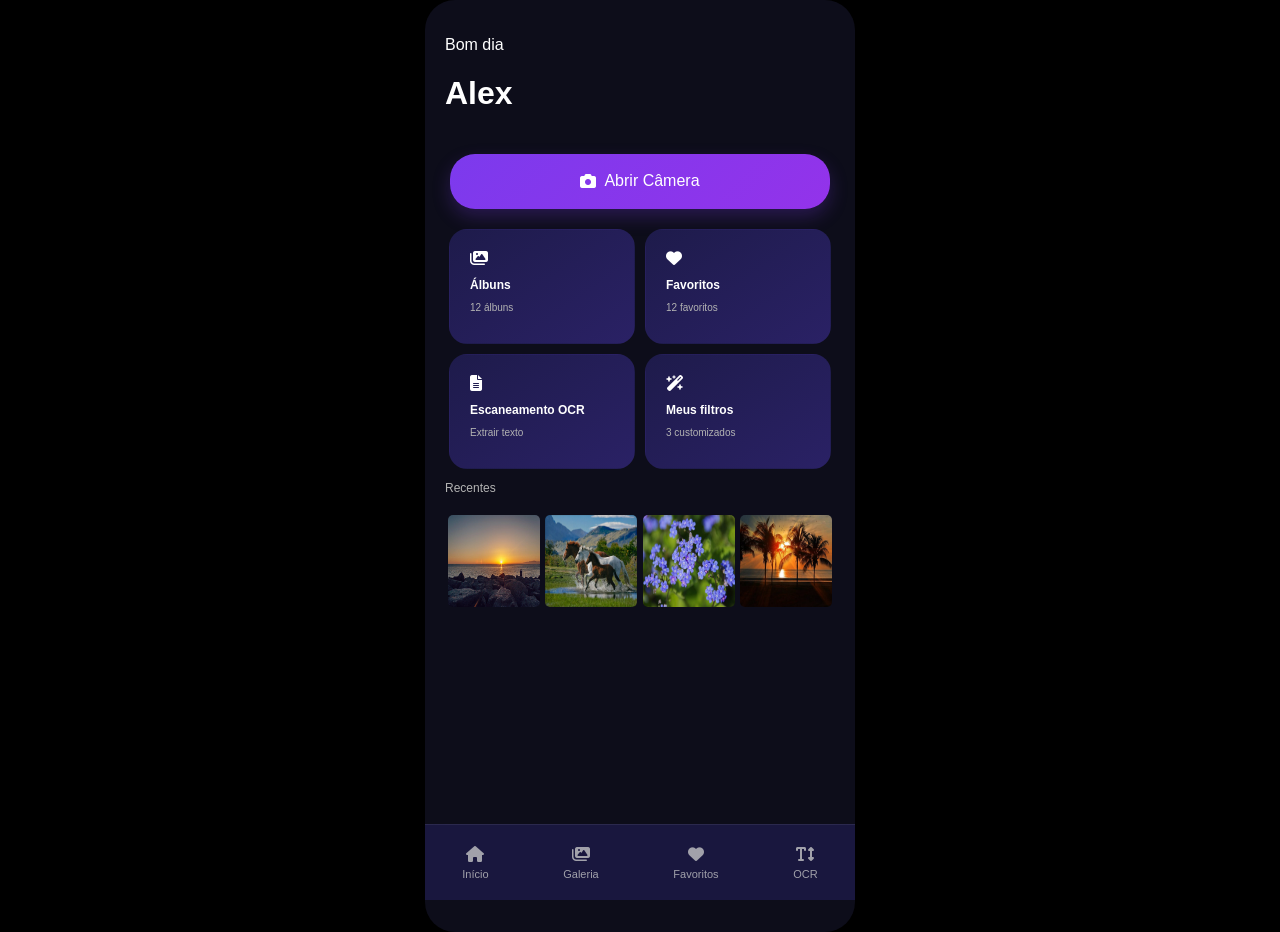
<file: index.html>
<!DOCTYPE html>
<html lang="pt-br">
<head>
    <meta charset="UTF-8">
    <meta name="viewport" content="width=device-width, initial-scale=1.0">
    <link rel="stylesheet" href="./CSS/style.css">
    <link rel="stylesheet" href="https://cdnjs.cloudflare.com/ajax/libs/font-awesome/6.5.1/css/all.min.css">
    <title>OptiCam</title>
</head>
<body>
    <div class="phone">
        <header>
        <p>Bom dia</p>
        <h1>Alex</h1>
    </header>   

    <section class="camera-btn" id="inicio">
        <i class="fa-solid fa-camera"></i>
        <a href="./html/camera.html">Abrir Câmera</a>
    </section>

    <section class="cards">
        <div class="container-cards">
            <div class="card">
                <a href="./html/albuns.html">
                    <i class="fa-solid fa-images"></i>
                    <h2>Álbuns</h2>
                    <p>12 álbuns</p>
                </a>
            </div>

            <div class="card">
                <i class="fa-solid fa-heart"></i>
                <a href="./html/favoritos.html">
                    <h2>Favoritos</h2>
                    <p>12 favoritos</p>
                </a>
            </div>

            <div class="card">
                <i class="fa-solid fa-file-lines"></i>
                <a href="./html/ocr.html">
                    <h2>Escaneamento OCR</h2>
                    <p>Extrair texto</p>
                </a>
            </div>

            <div class="card">
                <i class="fa-solid fa-wand-magic-sparkles"></i>
                <a href="./html/filtros.html">
                    <h2>Meus filtros</h2>
                    <p>3 customizados</p>
                </a>
            </div>
        </div>
    </section>

    <section class="recentes">
        <p>Recentes</p>
        <div class="container-recentes">
            <img src="./imagens/d863836bdf96cd8045974cf8607ebb00.jpg" alt="">
            <img src="./imagens/download (1).jpg" alt="">
            <img src="./imagens/download (2).jpg" alt="">
            <img src="./imagens/download.jpg" alt="">
        </div>
    </section>

    <footer>
        <a href="./index.html">
            <i class="fa-solid fa-house"></i>
            Início
        </a>
        <a href="./html/galeria.html">
            <i class="fa-solid fa-images"></i>
            Galeria
        </a>
        <a href="./html/favoritos.html">
            <i class="fa-solid fa-heart"></i>
            Favoritos
        </a>
        <a href="./html/ocr.html">
            <i class="fa-solid fa-text-height"></i>
            OCR
        </a>
    </footer>
    </div>   
</body>
</file>
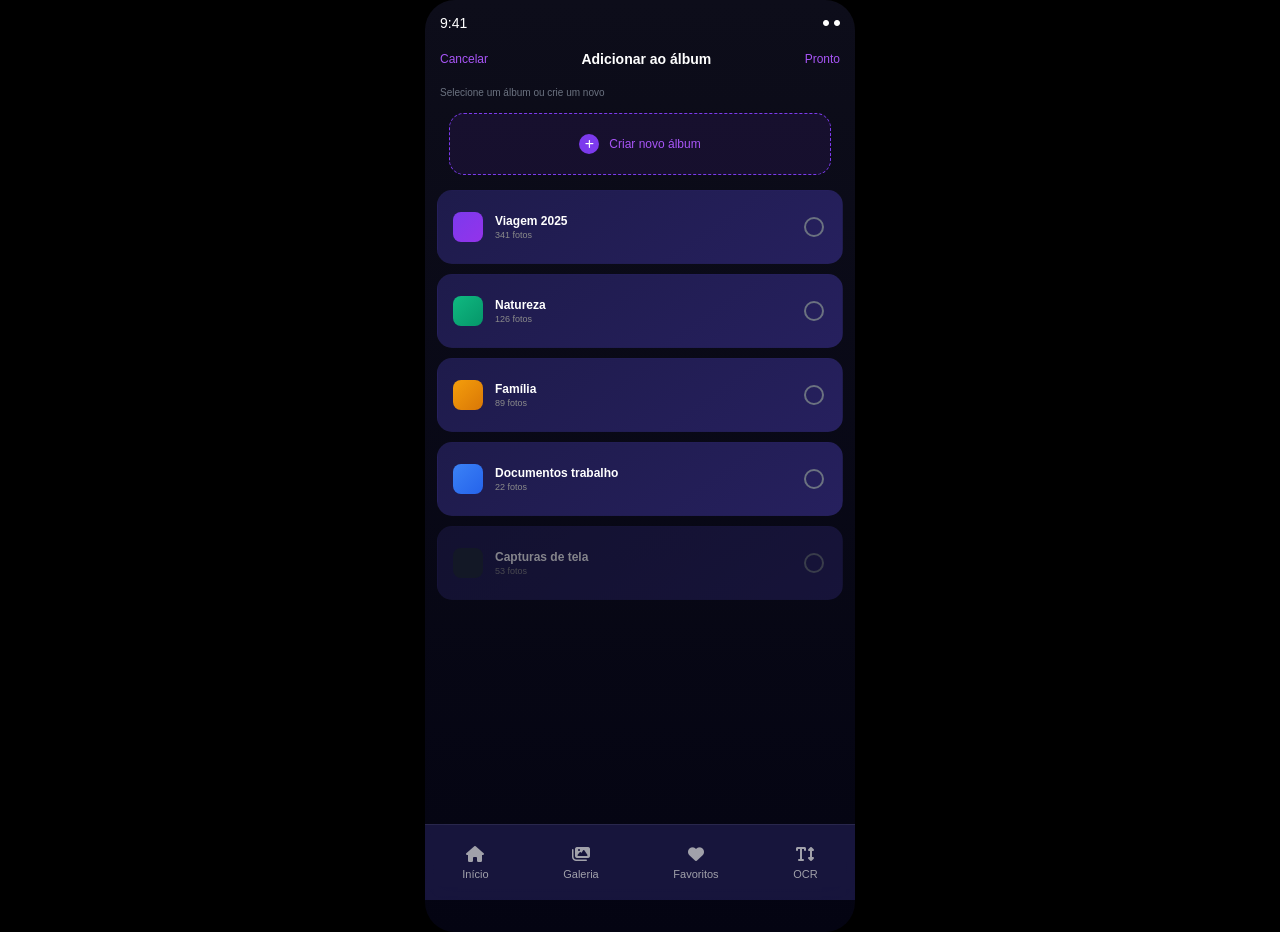
<file: html/albuns.html>
<!DOCTYPE html>
<html lang="pt-br">
<head>
    <meta charset="UTF-8">
    <meta name="viewport" content="width=device-width, initial-scale=1.0">
    <link rel="stylesheet" href="../CSS/style.css">
    <link rel="stylesheet" href="https://cdnjs.cloudflare.com/ajax/libs/font-awesome/6.5.1/css/all.min.css">
    <title>Álbuns</title>
</head>
<body>
    <div class="phone albums-screen">
        <div class="albums-top">
            <span>9:41</span>

            <div class="top-icons">
                <i class="fa-solid fa-circle"></i>
                <i class="fa-solid fa-circle"></i>
            </div>
        </div>

        <header class="albums-header">
            <a href="../index.html">Cancelar</a>
            <h1>Adicionar ao álbum</h1>
            <a href="../index.html">Pronto</a>
        </header>

        <section class="albums-subtitle">
            <p>Selecione um álbum ou crie um novo</p>
        </section>

        <section class="new-album">
            <button>
                <i class="fa-solid fa-plus"></i>
            </button>
            <p>Criar novo álbum</p>
        </section>

        <section class="albums-list">
            <div class="album-card">
                <div class="album-left">
                    <div class="album-color purple"></div>
                    <div>
                        <h2>Viagem 2025</h2>
                        <p>341 fotos</p>
                    </div>
                </div>

                <input type="checkbox" class="album-checkbox">
            </div>

            <div class="album-card">
                <div class="album-left">
                    <div class="album-color green"></div>

                    <div>
                        <h2>Natureza</h2>
                        <p>126 fotos</p>
                    </div>
                </div>

                <input type="checkbox" class="album-checkbox">
            </div>

            <div class="album-card">
                <div class="album-left">
                    <div class="album-color orange"></div>

                    <div>
                        <h2>Família</h2>
                        <p>89 fotos</p>
                    </div>
                </div>

                <input type="checkbox" class="album-checkbox">
            </div>

            <div class="album-card">
                <div class="album-left">
                    <div class="album-color blue"></div>

                    <div>
                        <h2>Documentos trabalho</h2>
                        <p>22 fotos</p>
                    </div>
                </div>

                <input type="checkbox" class="album-checkbox">
            </div>

            <div class="album-card disabled">
                <div class="album-left">
                    <div class="album-color dark"></div>

                    <div>
                        <h2>Capturas de tela</h2>
                        <p>53 fotos</p>
                    </div>
                </div>

                <input type="checkbox" class="album-checkbox">
            </div>
        </section>

        <footer>
            <a href="../index.html">
                <i class="fa-solid fa-house"></i>
                Início
            </a>

            <a href="./galeria.html">
                <i class="fa-solid fa-images"></i>
                Galeria
            </a>

            <a href="./favoritos.html">
                <i class="fa-solid fa-heart"></i>
                Favoritos
            </a>

            <a href="./ocr.html">
                <i class="fa-solid fa-text-height"></i>
                OCR
            </a>
        </footer>
    </div>
</body>
</html>
</file>
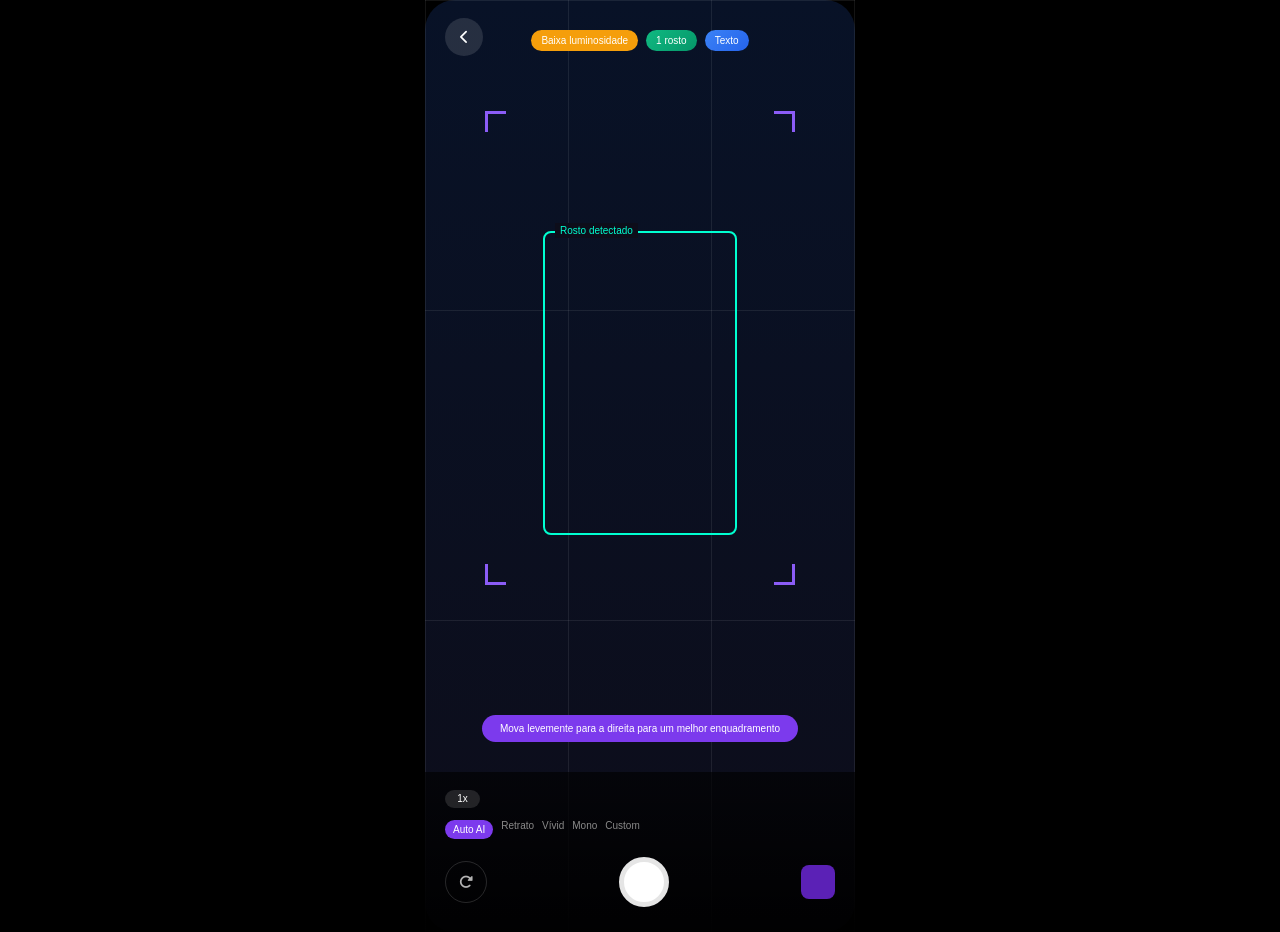
<file: html/camera.html>
<!DOCTYPE html>
<html lang="pt-br">
<head>
    <meta charset="UTF-8">
    <meta name="viewport" content="width=device-width, initial-scale=1.0">
    <link rel="stylesheet" href="../CSS/style.css">
    <link rel="stylesheet" href="https://cdnjs.cloudflare.com/ajax/libs/font-awesome/6.5.1/css/all.min.css">
    <title>OptiCam - Câmera</title>
</head>
<body>
    <div class="phone camera-screen">

        <a href="../index.html" class="back-btn">
            <i class="fa-solid fa-chevron-left"></i>
        </a>

        <section class="camera-tags">
            <span class="tag yellow">Baixa luminosidade</span>
            <span class="tag green">1 rosto</span>
            <span class="tag blue">Texto</span>
        </section>

        <section class="focus-area">
            <div class="corner top-left"></div>
            <div class="corner top-right"></div>
            <div class="corner bottom-left"></div>
            <div class="corner bottom-right"></div>

            <div class="detected-box">
                <span>Rosto detectado</span>
            </div>
        </section>

        <section class="camera-tip">
            <p>Mova levemente para a direita para um melhor enquadramento</p>
        </section>

        <section class="camera-bottom">
            <div class="camera-zoom">
                <button>1x</button>
            </div>

            <div class="camera-modes">
                <p class="active">Auto AI</p>
                <p>Retrato</p>
                <p>Vívid</p>
                <p>Mono</p>
                <p>Custom</p>
            </div>

            <div class="capture-section">
                <button class="rotate-btn">
                    <i class="fa-solid fa-rotate-right"></i>
                </button>

                <button class="capture-btn"></button>
                <div class="camera-flash"></div>

                <button class="gallery-btn"></button>
            </div>
        </section>
    </div>
</body>
</html>
</file>
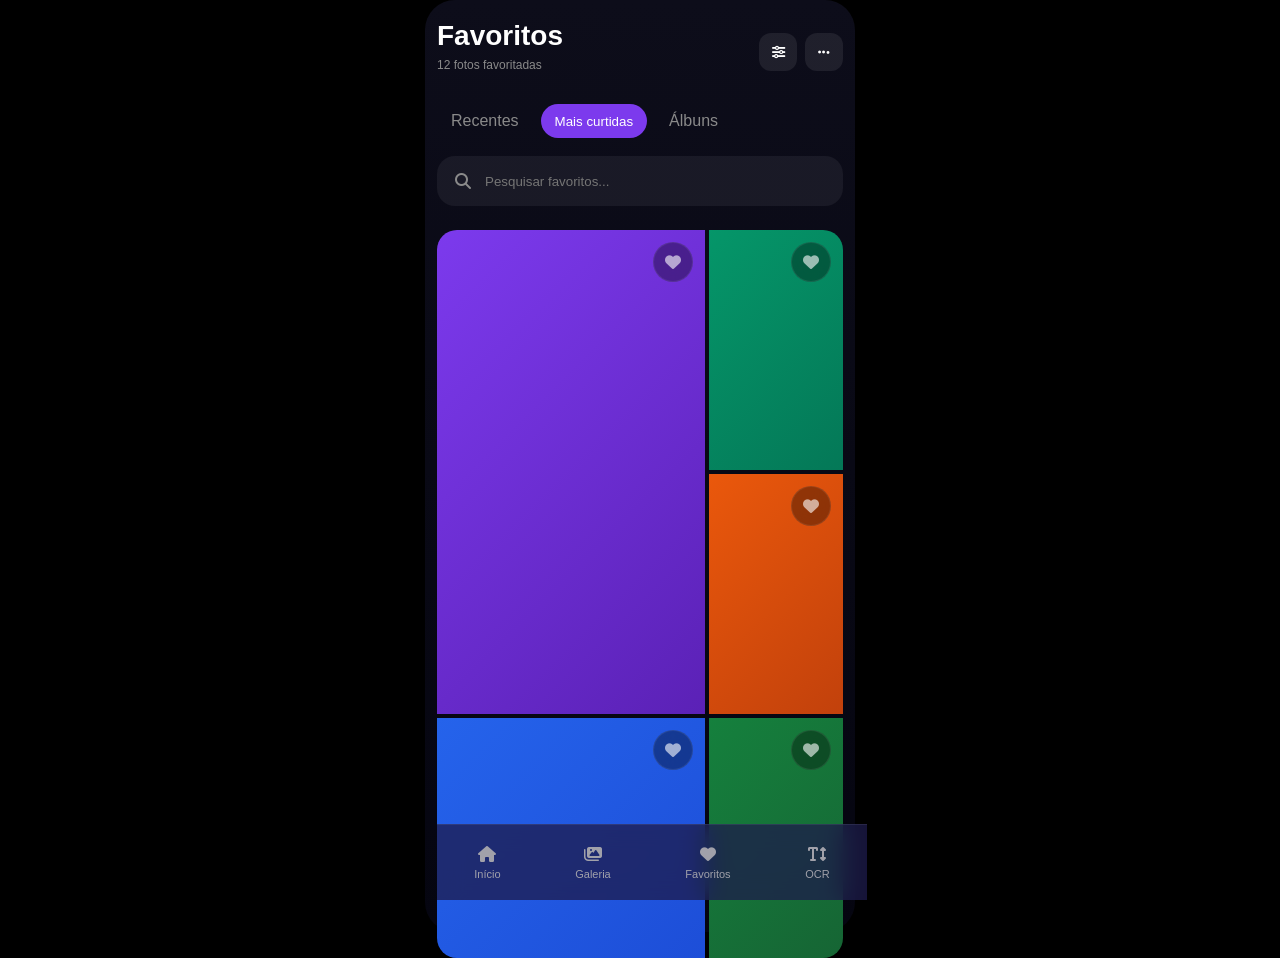
<file: html/favoritos.html>
<!DOCTYPE html>
<html lang="pt-br">
<head>
    <meta charset="UTF-8">
    <meta name="viewport" content="width=device-width, initial-scale=1.0">
    <link rel="stylesheet" href="../CSS/style.css">
    <link rel="stylesheet" href="https://cdnjs.cloudflare.com/ajax/libs/font-awesome/6.5.1/css/all.min.css">
    <title>Favoritos</title>
</head>
<body>
    <div class="phone favorites-screen">

        <section class="gallery-header">
            <div>
                <h1>Favoritos</h1>
                <p class="favorites-count">
                    12 fotos favoritadas
                </p>
            </div>

            <div class="gallery-icons">
                <button>
                    <i class="fa-solid fa-sliders"></i>
                </button>

                <button>
                    <i class="fa-solid fa-ellipsis"></i>
                </button>
            </div>
        </section>

        <section class="gallery-tabs">
            <a href="./galeria.html" class="tab-link">
                Recentes
            </a>

            <button class="active-tab">
                Mais curtidas
            </button>

            <a href="./albuns.html" class="tab-link">
                Álbuns
            </a>
        </section>

        <section class="gallery-search">
            <i class="fa-solid fa-magnifying-glass"></i>

            <input
                type="text"
                placeholder="Pesquisar favoritos..."
            >
        </section>

        <section class="favorites-grid">

            <div class="favorite-photo purple-card large">
                <input
                    type="checkbox"
                    class="favorite-checkbox"
                    id="fav1"
                    checked
                >

                <label for="fav1" class="favorite-btn">
                    <i class="fa-solid fa-heart"></i>
                </label>
            </div>

            <div class="favorite-photo green-card">
                <input
                    type="checkbox"
                    class="favorite-checkbox"
                    id="fav2"
                    checked
                >

                <label for="fav2" class="favorite-btn">
                    <i class="fa-solid fa-heart"></i>
                </label>
            </div>

            <div class="favorite-photo orange-card">
                <input
                    type="checkbox"
                    class="favorite-checkbox"
                    id="fav3"
                    checked
                >

                <label for="fav3" class="favorite-btn">
                    <i class="fa-solid fa-heart"></i>
                </label>
            </div>

            <div class="favorite-photo blue-card">

                <input
                    type="checkbox"
                    class="favorite-checkbox"
                    id="fav4"
                    checked
                >

                <label for="fav4" class="favorite-btn">
                    <i class="fa-solid fa-heart"></i>
                </label>
            </div>

            <div class="favorite-photo dark-green-card">
                <input
                    type="checkbox"
                    class="favorite-checkbox"
                    id="fav5"
                    checked
                >

                <label for="fav5" class="favorite-btn">
                    <i class="fa-solid fa-heart"></i>
                </label>
            </div>
        </section>

        <footer>
            <a href="../index.html">
                <i class="fa-solid fa-house"></i>
                Início
            </a>

            <a href="./albuns.html">
                <i class="fa-solid fa-images"></i>
                Galeria
            </a>

            <a href="./favoritos.html">
                <i class="fa-solid fa-heart"></i>
                Favoritos
            </a>

            <a href="./ocr.html">
                <i class="fa-solid fa-text-height"></i>
                OCR
            </a>
        </footer>
    </div>
</body>
</html>
</file>
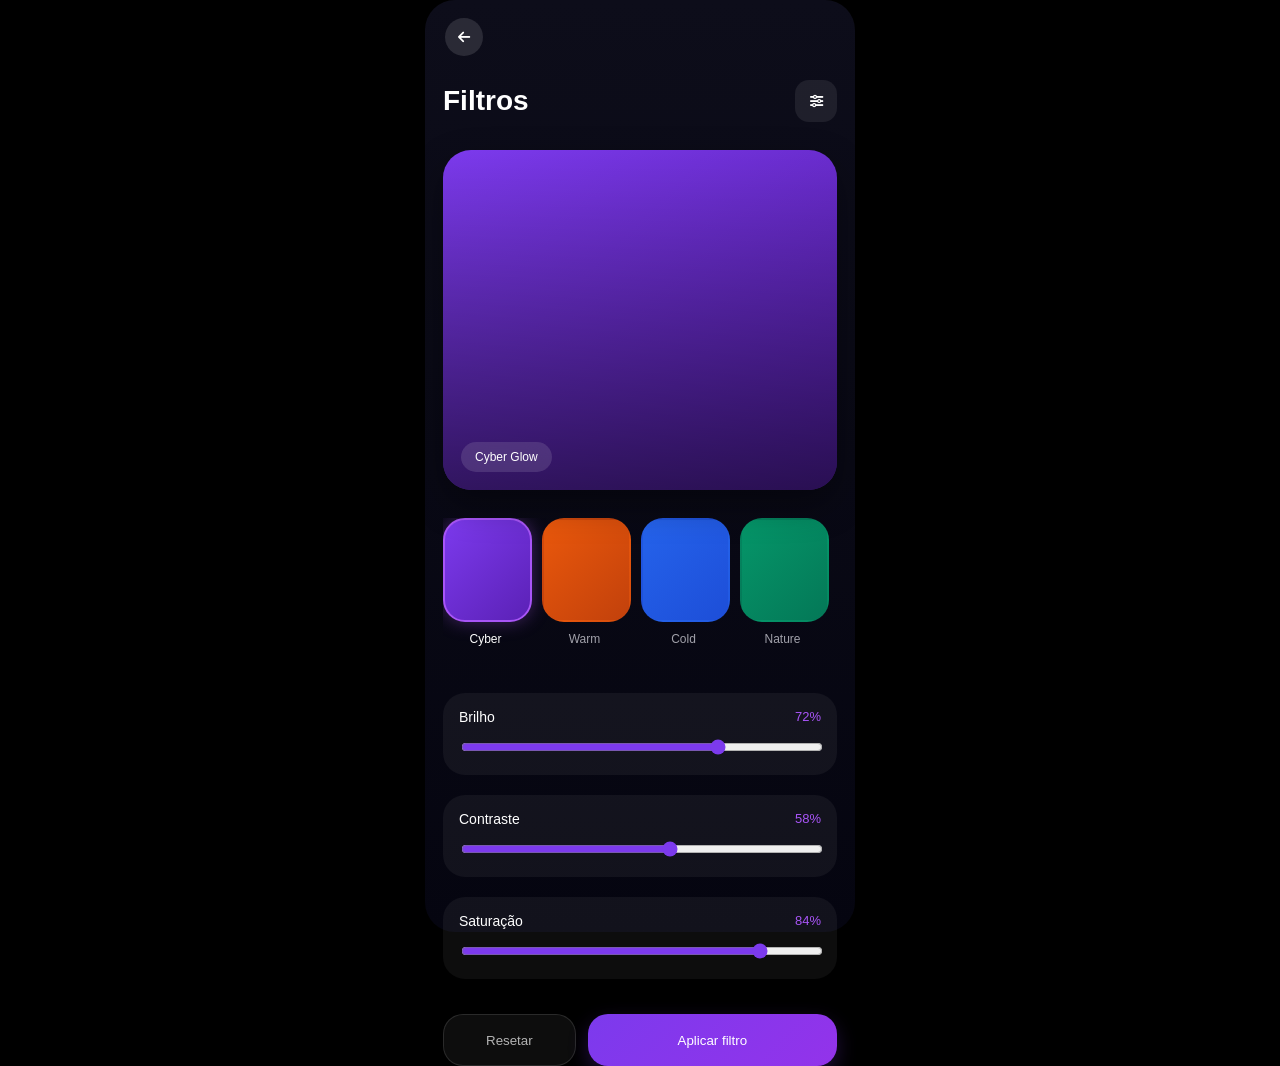
<file: html/filtros.html>
<!DOCTYPE html>
<html lang="pt-br">
<head>
    <meta charset="UTF-8">
    <meta name="viewport" content="width=device-width, initial-scale=1.0">

    <link rel="stylesheet" href="../CSS/style.css">
    <link rel="stylesheet" href="https://cdnjs.cloudflare.com/ajax/libs/font-awesome/6.5.1/css/all.min.css">

    <title>Filtros</title>
</head>
<body>
    <div class="phone filters-screen">
        <a href="../index.html" class="back-btn">
            <i class="fa-solid fa-arrow-left"></i>
        </a>

        <section class="filters-header">
            <h1>Filtros</h1>

            <button>
                <i class="fa-solid fa-sliders"></i>
            </button>
        </section>

        <section class="filter-preview purple-card">
            <div class="preview-overlay"></div>

            <span class="filter-badge">
                Cyber Glow
            </span>
        </section>

        <section class="filters-list">
            <div class="filter-card active-filter">
                <div class="filter-thumb purple-card"></div>
                <p>Cyber</p>
            </div>

            <div class="filter-card">
                <div class="filter-thumb orange-card"></div>
                <p>Warm</p>
            </div>

            <div class="filter-card">
                <div class="filter-thumb blue-card"></div>
                <p>Cold</p>
            </div>

            <div class="filter-card">
                <div class="filter-thumb green-card"></div>
                <p>Nature</p>
            </div>

            <div class="filter-card">
                <div class="filter-thumb dark-green-card"></div>
                <p>Dark</p>
            </div>
        </section>

        <section class="adjustments">
            <div class="adjust-item">
                <div class="adjust-info">
                    <p>Brilho</p>
                    <span>72%</span>
                </div>

                <input type="range" value="72">
            </div>

            <div class="adjust-item">
                <div class="adjust-info">
                    <p>Contraste</p>
                    <span>58%</span>
                </div>

                <input type="range" value="58">
            </div>

            <div class="adjust-item">
                <div class="adjust-info">
                    <p>Saturação</p>
                    <span>84%</span>
                </div>

                <input type="range" value="84">
            </div>
        </section>

        <section class="filters-actions">
            <button class="reset-filter">
                Resetar
            </button>

            <button class="apply-filter">
                Aplicar filtro
            </button>
        </section>
    </div>
</body>
</html>
</file>
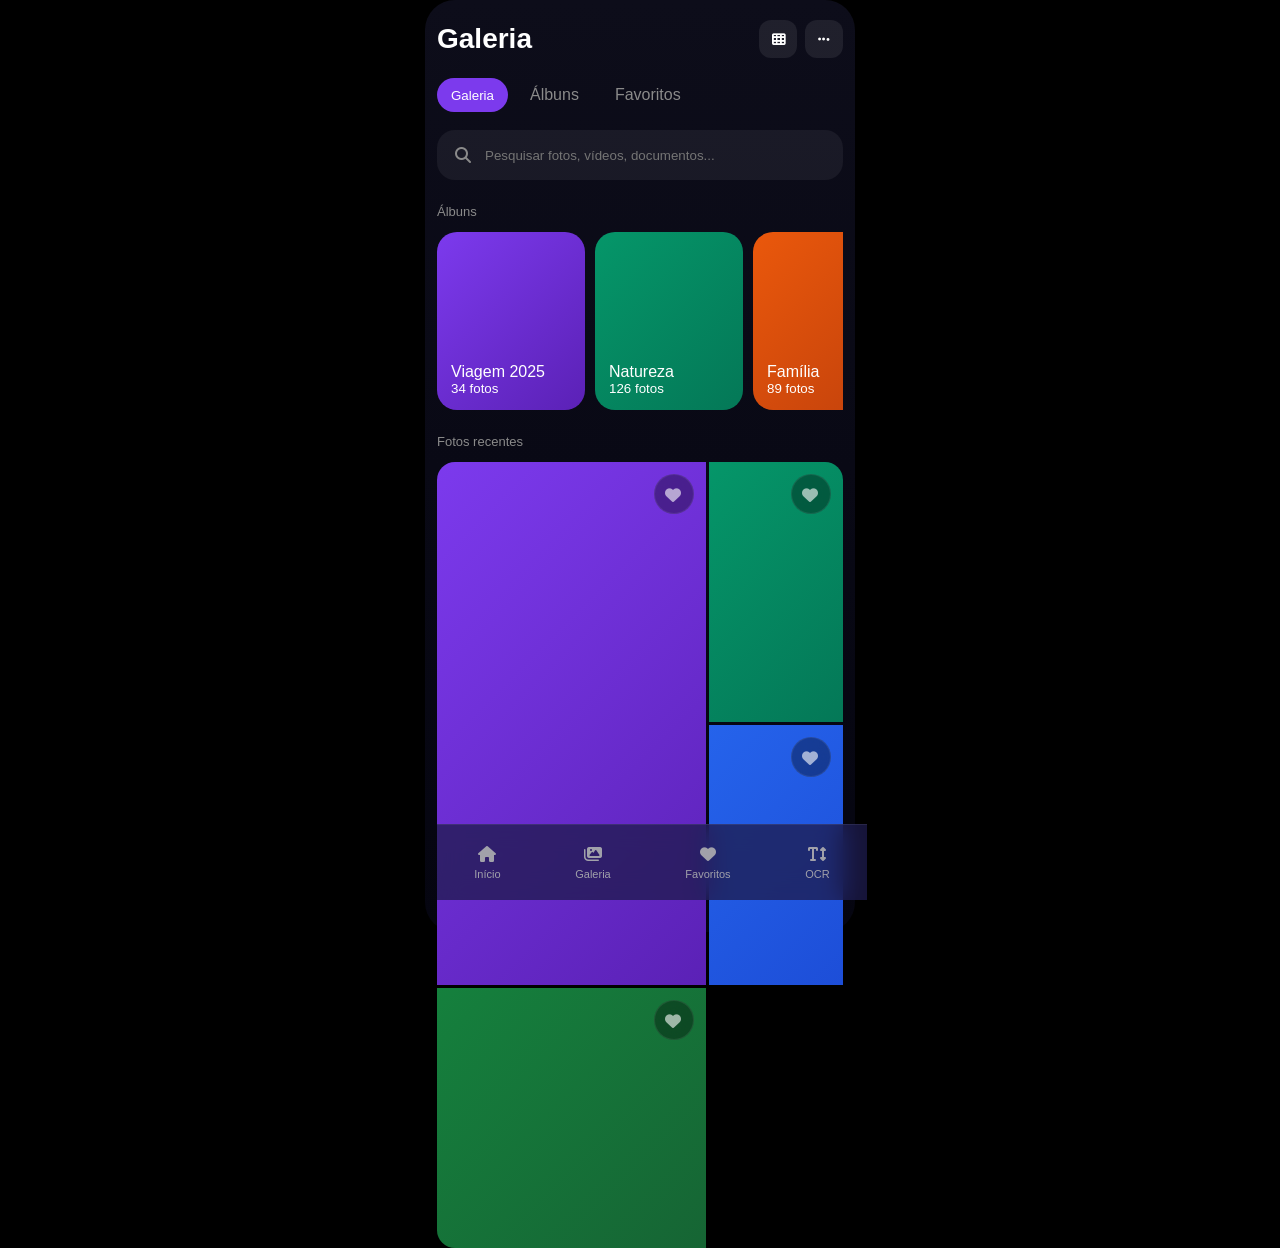
<file: html/galeria.html>
<!DOCTYPE html>
<html lang="pt-br">
<head>
    <meta charset="UTF-8">
    <meta name="viewport" content="width=device-width, initial-scale=1.0">
    <link rel="stylesheet" href="../CSS/style.css">
    <link rel="stylesheet" href="https://cdnjs.cloudflare.com/ajax/libs/font-awesome/6.5.1/css/all.min.css">
    <title>Galeria</title>
</head>
<body>
    <div class="phone gallery-screen">
        <section class="gallery-header">
            <div>
                <h1>Galeria</h1>
            </div>

            <div class="gallery-icons">
                <button>
                    <i class="fa-solid fa-table-cells"></i>
                </button>

                <button>
                    <i class="fa-solid fa-ellipsis"></i>
                </button>
            </div>
        </section>

        <section class="gallery-tabs">
            <button class="active-tab">
                Galeria
            </button>

            <a href="albuns.html" class="tab-link">
                Álbuns
            </a>

            <a href="favoritos.html" class="tab-link">
                Favoritos
            </a>
        </section>

        <section class="gallery-search">
            <i class="fa-solid fa-magnifying-glass"></i>
            <input type="text" placeholder="Pesquisar fotos, vídeos, documentos...">
        </section>

        <section class="gallery-section">
            <p>Álbuns</p>
            <div class="gallery-albums">
                <div class="gallery-album purple-card">
                    <span>Viagem 2025</span>
                    <small>34 fotos</small>
                </div>

                <div class="gallery-album green-card">
                    <span>Natureza</span>
                    <small>126 fotos</small>
                </div>

                <div class="gallery-album orange-card">
                    <span>Família</span>
                    <small>89 fotos</small>
                </div>
            </div>
        </section>

        <section class="gallery-section">
            <p>Fotos recentes</p>
            <div class="gallery-grid">
                <div class="photo large purple-card">
                    <input type="checkbox" id="fav1" class="favorite-checkbox">

                    <label for="fav1" class="favorite-btn">
                        <i class="fa-solid fa-heart"></i>
                    </label>
                </div>

                <div class="photo green-card">
                    <input type="checkbox" id="fav2" class="favorite-checkbox">

                    <label for="fav2" class="favorite-btn">
                        <i class="fa-solid fa-heart"></i>
                    </label>
                </div>

                <div class="photo blue-card">
                    <input type="checkbox" id="fav3" class="favorite-checkbox">

                    <label for="fav3" class="favorite-btn">
                        <i class="fa-solid fa-heart"></i>
                    </label>
                </div>

                <div class="photo dark-green-card">
                    <input type="checkbox" id="fav4" class="favorite-checkbox">

                    <label for="fav4" class="favorite-btn">
                        <i class="fa-solid fa-heart"></i>
                    </label>
                </div>
            </div>
        </section>

        <footer>
            <a href="../index.html">
                <i class="fa-solid fa-house"></i>
                Início
            </a>

            <a href="./galeria.html">
                <i class="fa-solid fa-images"></i>
                Galeria
            </a>

            <a href="./favoritos.html">
                <i class="fa-solid fa-heart"></i>
                Favoritos
            </a>

            <a href="./ocr.html">
                <i class="fa-solid fa-text-height"></i>
                OCR
            </a>
        </footer>
    </div>
</body>
</html>
</file>
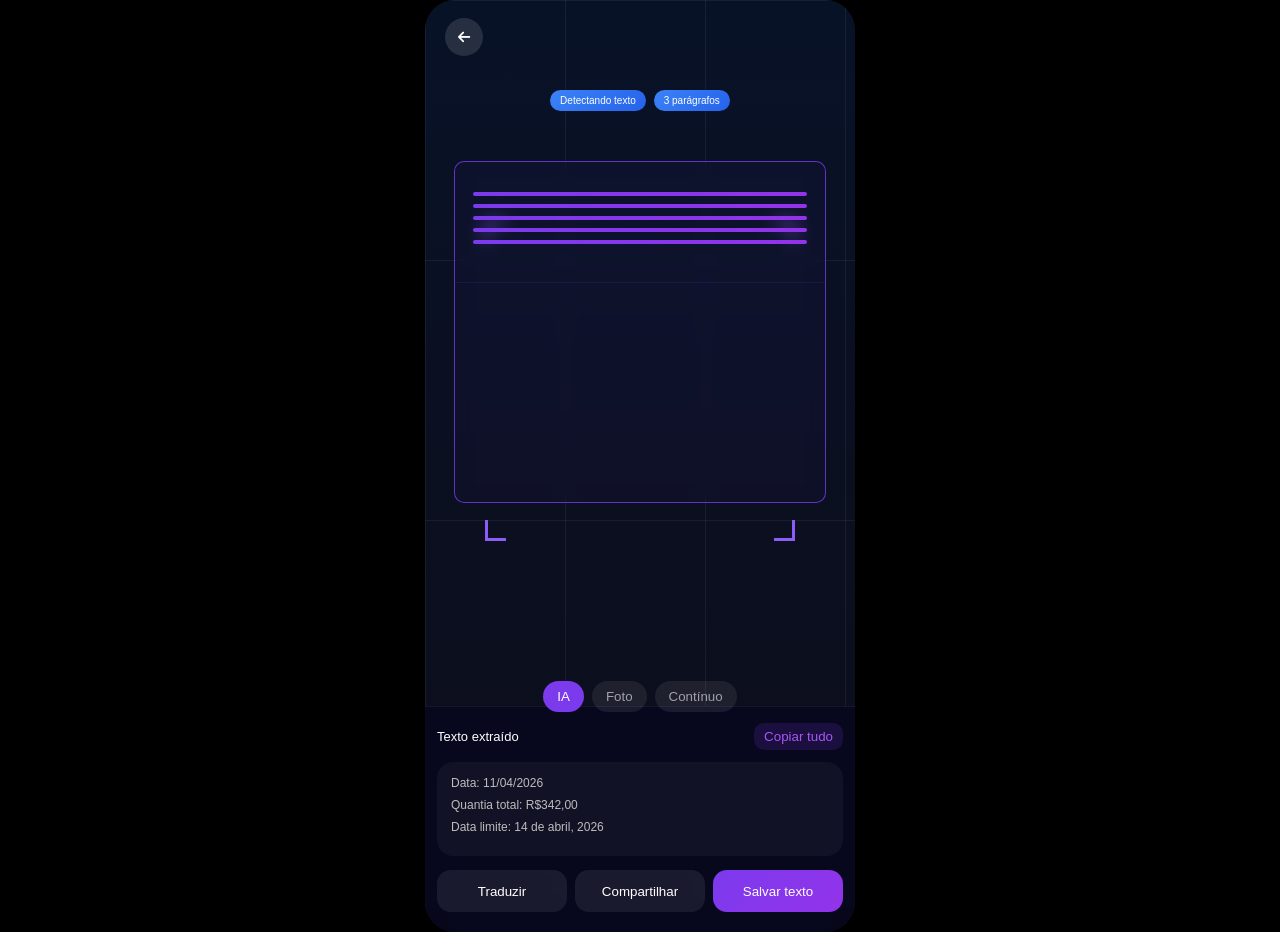
<file: html/ocr.html>
<!DOCTYPE html>
<html lang="pt-br">
<head>
    <meta charset="UTF-8">
    <meta name="viewport" content="width=device-width, initial-scale=1.0">
    <link rel="stylesheet" href="../CSS/style.css">
    <link rel="stylesheet" href="https://cdnjs.cloudflare.com/ajax/libs/font-awesome/6.5.1/css/all.min.css">
    <title>OCR</title>
</head>
<body>
    <div class="phone ocr-screen">
        <a href="../index.html" class="back-btn">
            <i class="fa-solid fa-arrow-left"></i>
        </a>

        <section class="ocr-tags">
            <span class="tag blue">
                Detectando texto
            </span>

            <span class="tag blue">
                3 parágrafos
            </span>
        </section>

        <section class="ocr-area">
            <div class="corner top-left"></div>
            <div class="corner top-right"></div>
            <div class="corner bottom-left"></div>
            <div class="corner bottom-right"></div>

            <div class="ocr-box">
                <div class="ocr-lines">
                    <div class="line large"></div>
                    <div class="line full"></div>
                    <div class="line medium"></div>
                    <div class="line medium-2"></div>
                    <div class="line small"></div>
                </div>
            </div>
        </section>

        <section class="ocr-mode">
            <button class="active-mode">
                IA
            </button>

            <button>
                Foto
            </button>

            <button>
                Contínuo
            </button>
        </section>

        <section class="ocr-result">
            <div class="ocr-result-header">
                <p>
                    Texto extraído
                </p>

                <button>
                    Copiar tudo
                </button>
            </div>

            <div class="ocr-text">
                <p>Data: 11/04/2026</p>
                <p>Quantia total: R$342,00</p>
                <p>Data limite: 14 de abril, 2026</p>
            </div>

            <div class="ocr-actions">
                <button>
                    Traduzir
                </button>

                <button>
                    Compartilhar
                </button>

                <button class="save-btn">
                    Salvar texto
                </button>
            </div>
        </section>
    </div>
</body>
</html>
</file>
<file: CSS/style.css>
body{
    display: flex;
    justify-content: center;
    align-items: center;
    min-height: 100vh;
    margin: 0;
    padding: 0;
    background-color: #000;
    font-family: Arial, sans-serif;
}

a{
    text-decoration: none;
    color: white;
}

header{
    gap: 20px;
    padding: 20px;
}

.phone{
    width: 430px;
    height: 932px;
    background-color: #0D0D1A;
    color: white;
    border-radius: 30px;
    position: relative;
    overflow: visible;
}

footer{
    position: fixed;
    bottom: 0;
    width: 430px;
    height: 75px;
    display: flex;
    justify-content: space-around;
    align-items: center;
    background: rgba(30,27,75,0.75);
    backdrop-filter: blur(12px);
    border-top: 1px solid rgba(255,255,255,0.08);
    z-index: 10;
}

footer a{
    display: flex;
    flex-direction: column;
    align-items: center;
    gap: 6px;
    font-size: 11px;
    color: #A1A1AA;
    padding: 10px 14px;
    border-radius: 14px;
    transition: 0.25s ease;
}

footer a i{
    font-size: 16px;
    transition: 0.25s ease;
}

footer a:hover{
    background-color: rgba(124,58,237,0.15);
    color: #C084FC;
    transform: translateY(-2px);
}

footer a:hover i{
    transform: scale(1.15);
    color: #A855F7;
}

footer a:active{
    transform: scale(0.96);
}

footer p{
    font-size: 10px;
    color: #b3b3b3;
}

.container-cards{
    display: flex;
    flex-wrap: wrap;
    justify-content: center;
    gap: 10px;
    margin-top: 20px;
}

.card{
    width: 186px;
    background: linear-gradient(
        145deg,
        #1E1B4B,
        #2A2165
    );
    padding: 20px;
    border-radius: 18px;
    box-sizing: border-box;
    transition: 0.25s ease;
    border: 1px solid transparent;
    cursor: pointer;
}

.card:hover{
    transform: translateY(-4px);
    border: 1px solid rgba(124,58,237,0.5);
    box-shadow:
    0 10px 20px rgba(0,0,0,0.25),
    0 0 18px rgba(124,58,237,0.15);
}

.card:hover i{
    color: #A855F7;
    transform: scale(1.1);
}

.card i{
    transition: 0.25s ease;
}

.card h2{
    font-size: 12px;
}

.card p{
    font-size: 10px;
    color: #b3b3b3;
}

#inicio{
    display: flex;
    justify-content: center;
    align-items: center;
    background: linear-gradient(
        135deg,
        #7C3AED,
        #9333EA
    );
    width: 380px;
    height: 55px;
    border-radius: 25px;
    margin: auto;
    gap: 8px;
    cursor: pointer;
    transition: 0.25s ease;
    box-shadow: 0 8px 18px rgba(124,58,237,0.25);
}

#inicio:hover{
    transform: translateY(-2px);
    box-shadow:
    0 10px 25px rgba(124,58,237,0.4);
}

#inicio:hover i{
    transform: rotate(-8deg);
}

#inicio i{
    transition: 0.25s ease;
}

#inicio:active{
    transform: scale(0.98);
}

.container-recentes{
    display: flex;
    justify-content: space-around;
    margin-top: 20px;
}

.container-recentes img{
    width: 92px;
    height: 92px;
    border-radius: 5px;
}

.recentes{
    padding: 0 20px;
}

.recentes p{
    font-size: 12px;
    color: #b3b3b3;
}

.camera-screen{
    background: linear-gradient(180deg, #081227 0%, #0D0D1A 100%);
    position: relative;
    display: flex;
    flex-direction: column;
}

.camera-screen::before{
    content: "";
    position: absolute;
    width: 100%;
    height: 100%;
    background-image:
    linear-gradient(rgba(255,255,255,0.08) 1px, transparent 1px),
    linear-gradient(90deg, rgba(255,255,255,0.08) 1px, transparent 1px);
    background-size: 143px 310px;
}

.back-btn{
    position: absolute;
    top: 18px;
    left: 20px;
    width: 38px;
    height: 38px;
    display: flex;
    justify-content: center;
    align-items: center;
    border-radius: 50%;
    background-color: rgba(255,255,255,0.12);
    color: white;
    font-size: 14px;
    z-index: 3;
}

.camera-tags{
    display: flex;
    justify-content: center;
    gap: 8px;
    margin-top: 30px;
    position: relative;
    z-index: 1;
    flex-shrink: 0;
}

.tag{
    font-size: 10px;
    padding: 5px 10px;
    border-radius: 20px;
}

.yellow{
    background-color: #F59E0B;
}

.green{
    background-color: #10B981;
}

.blue{
    background-color: #6366F1;
}

.focus-area{
    position: relative;
    flex: 1;
    z-index: 1;
}

.corner{
    position: absolute;
    width: 18px;
    height: 18px;
    border: 3px solid #8B5CF6;
}

.top-left{
    top: 60px;
    left: 60px;
    border-right: none;
    border-bottom: none;
}

.top-right{
    top: 60px;
    right: 60px;
    border-left: none;
    border-bottom: none;
}

.bottom-left{
    bottom: 120px;
    left: 60px;
    border-right: none;
    border-top: none;
}

.bottom-right{
    bottom: 120px;
    right: 60px;
    border-left: none;
    border-top: none;
}

.detected-box{
    position: absolute;
    width: 190px;
    height: 300px;
    border: 2px solid #00FFD1;
    border-radius: 8px;
    left: 50%;
    top: 180px;
    transform: translateX(-50%);
}

.detected-box span{
    position: absolute;
    top: -10px;
    left: 10px;
    background-color: #0D0D1A;
    color: #00FFD1;
    font-size: 10px;
    padding: 2px 5px;
}

.camera-tip{
    display: flex;
    justify-content: center;
    margin-bottom: 20px;
    position: relative;
    z-index: 1;
    flex-shrink: 0;
}

.camera-tip p{
    background-color: #7C3AED;
    padding: 8px 18px;
    border-radius: 20px;
    font-size: 10px;
}

.camera-bottom{
    width: 100%;
    height: 160px;
    background: linear-gradient(
        to top,
        rgba(0,0,0,0.95),
        rgba(0,0,0,0.65)
    );
    display: flex;
    flex-direction: column;
    justify-content: center;
    padding: 12px 20px 20px;
    box-sizing: border-box;
    z-index: 2;
    flex-shrink: 0;
}

.camera-zoom{
    display: flex;
    justify-content: flex-start;
    margin-bottom: 12px;
}

.camera-zoom button{
    width: 35px;
    height: 18px;
    border: none;
    border-radius: 10px;
    background-color: rgba(255,255,255,0.12);
    color: white;
    font-size: 10px;
}

.camera-modes{
    display: flex;
    gap: 8px;
    margin-bottom: 18px;
    overflow-x: auto;
    scrollbar-width: none;
}

.camera-modes::-webkit-scrollbar{
    display: none;
}

.camera-modes p{
    margin: 0;
    color: #8A8A8A;
    font-size: 10px;
    white-space: nowrap;
}

.camera-modes .active{
    background-color: #7C3AED;
    color: white;
    padding: 4px 8px;
    border-radius: 10px;
}

.capture-section{
    display: flex;
    justify-content: space-between;
    align-items: center;
}

.rotate-btn{
    width: 42px;
    height: 42px;
    border: 1px solid rgba(255,255,255,0.15);
    border-radius: 50%;
    background-color: transparent;
    color: #B3B3B3;
    font-size: 14px;
}

.gallery-btn{
    width: 34px;
    height: 34px;
    border: none;
    border-radius: 8px;
    background-color: #5B21B6;
}

.albums-screen{
    background: linear-gradient(180deg, #0D0D1A 0%, #040412 100%);
}

.albums-top{
    display: flex;
    justify-content: space-between;
    align-items: center;
    padding: 15px 15px 0;
    font-size: 14px;
}

.top-icons{
    display: flex;
    gap: 5px;
}

.top-icons i{
    font-size: 6px;
}

.albums-header{
    display: flex;
    justify-content: space-between;
    align-items: center;
    padding: 20px 15px 10px;
}

.albums-header h1{
    font-size: 14px;
    margin: 0;
}

.albums-header a{
    font-size: 12px;
    color: #A855F7;
}

.albums-subtitle{
    padding: 0 15px;
}

.albums-subtitle p{
    font-size: 10px;
    color: #6B7280;
}

.new-album{
    width: 380px;
    height: 60px;
    margin: 15px auto;
    border: 1px dashed #7C3AED;
    border-radius: 15px;
    display: flex;
    justify-content: center;
    align-items: center;
    gap: 10px;
    background-color: rgba(124,58,237,0.1);
}

.new-album button{
    width: 20px;
    height: 20px;
    border: none;
    border-radius: 50%;
    background-color: #7C3AED;
    color: white;
    font-size: 10px;
}

.new-album p{
    font-size: 12px;
    color: #A855F7;
}

.albums-list{
    display: flex;
    flex-direction: column;
    gap: 10px;
    padding: 0 12px;
}

.album-left{
    display: flex;
    align-items: center;
    gap: 12px;
}

.album-left h2{
    font-size: 12px;
    margin: 0;
}

.album-left p{
    font-size: 9px;
    color: #8A8A8A;
    margin: 2px 0 0;
}

.album-color{
    width: 30px;
    height: 30px;
    border-radius: 8px;
}

.purple{
    background: linear-gradient(135deg, #7C3AED, #9333EA);
}

.green{
    background: linear-gradient(135deg, #10B981, #059669);
}

.orange{
    background: linear-gradient(135deg, #F59E0B, #D97706);
}

.blue{
    background: linear-gradient(135deg, #3B82F6, #2563EB);
}

.dark{
    background: #1F2937;
}

.album-checkbox{
    appearance: none;
    width: 20px;
    height: 20px;
    border: 2px solid #6B7280;
    border-radius: 50%;
    background-color: transparent;
    cursor: pointer;
    transition: 0.2s;
    position: relative;
}

.album-checkbox:checked{
    background-color: #7C3AED;
    border-color: #A855F7;
    box-shadow:
    0 0 5px #7C3AED,
    0 0 10px rgba(168,85,247,0.7);
}

.album-checkbox:checked::before{
    content: "";
    position: absolute;
    width: 6px;
    height: 6px;
    border-radius: 50%;
    background-color: white;
    top: 50%;
    left: 50%;
    transform: translate(-50%, -50%);
}

.disabled{
    opacity: 0.5;
}

.album-card{
    height: 72px;
    background: linear-gradient(
        145deg,
        #1E1B4B,
        #26205E
    );
    border-radius: 15px;
    padding: 0 15px;
    display: flex;
    justify-content: space-between;
    align-items: center;
    border: 1px solid transparent;
    transition: 0.25s ease;
    cursor: pointer;
}

.album-card:hover{
    transform: translateY(-2px);
    box-shadow:
    0 8px 18px rgba(0,0,0,0.2);
    border-color: rgba(124,58,237,0.25);
}

.album-card:has(.album-checkbox:checked){
    border: 1px solid #7C3AED;
    box-shadow:
    0 0 10px rgba(124,58,237,0.25);
}

.capture-btn{
    width: 50px;
    height: 50px;
    border-radius: 50%;
    border: 5px solid #E5E5E5;
    background-color: white;
    cursor: pointer;
    transition: 0.15s ease;
}

.capture-btn:hover{
    transform: scale(1.05);
}

.capture-btn:active{
    transform: scale(0.92);
}

.camera-flash{
    position: absolute;
    inset: 0;
    background-color: white;
    opacity: 0;
    pointer-events: none;
    z-index: 999;
    transition: 0.15s ease;
}

.phone:has(.capture-btn:active) .camera-flash{
    opacity: 0.9;
}

.gallery-screen{
    background: linear-gradient(
        180deg,
        #0D0D1A,
        #050510
    );
    padding: 20px 12px 90px;
    box-sizing: border-box;
}

.gallery-header{
    display: flex;
    justify-content: space-between;
    align-items: center;
}

.gallery-header h1{
    font-size: 28px;
    margin: 0;
}

.gallery-icons{
    display: flex;
    gap: 8px;
}

.gallery-icons button{
    width: 38px;
    height: 38px;
    border: none;
    border-radius: 12px;
    background-color: rgba(255,255,255,0.08);
    color: white;
    cursor: pointer;
    transition: 0.2s ease;
}

.gallery-icons button:hover{
    background-color: rgba(124,58,237,0.25);
    transform: translateY(-2px);
}

.gallery-tabs{
    display: flex;
    gap: 8px;
    margin-top: 20px;
}

.gallery-tabs button{
    border: none;
    background: transparent;
    color: #8A8A8A;
    padding: 8px 14px;
    border-radius: 20px;
    cursor: pointer;
    transition: 0.2s ease;
}

.gallery-tabs button:hover{
    background-color: rgba(124,58,237,0.12);
    color: white;
}

.active-tab{
    background-color: #7C3AED !important;
    color: white !important;
}

.gallery-search{
    height: 50px;
    margin-top: 18px;
    background-color: rgba(255,255,255,0.06);
    border-radius: 18px;
    display: flex;
    align-items: center;
    padding: 0 18px;
    gap: 12px;
}

.gallery-search i{
    color: #8A8A8A;
}

.gallery-search input{
    flex: 1;
    border: none;
    outline: none;
    background: transparent;
    color: white;
}

.gallery-section{
    margin-top: 24px;
}

.gallery-section p{
    color: #8A8A8A;
    font-size: 13px;
}

.gallery-albums{
    display: flex;
    gap: 10px;
    overflow-x: auto;
    scrollbar-width: none;
}

.gallery-albums::-webkit-scrollbar{
    display: none;
}

.gallery-album{
    min-width: 120px;
    height: 150px;
    border-radius: 20px;
    padding: 14px;
    display: flex;
    flex-direction: column;
    justify-content: flex-end;
    cursor: pointer;
    transition: 0.25s ease;
}

.gallery-album:hover{
    transform: translateY(-4px);
    box-shadow:
    0 12px 25px rgba(0,0,0,0.25);
}

.gallery-grid{
    display: grid;
    grid-template-columns: 2fr 1fr;
    gap: 3px;
    border-radius: 18px;
    overflow: hidden;
}

.photo{
    min-height: 260px;
    position: relative;
    transition: 0.25s ease;
}

.photo:hover{
    transform: scale(0.98);
}

.large{
    grid-row: span 2;
}

.photo i{
    position: absolute;
    top: 12px;
    right: 12px;
    color: #FF4DA6;
}

.purple-card{
    background: linear-gradient(
        135deg,
        #7C3AED,
        #5B21B6
    );
}

.green-card{
    background: linear-gradient(
        135deg,
        #059669,
        #047857
    );
}

.orange-card{
    background: linear-gradient(
        135deg,
        #EA580C,
        #C2410C
    );
}

.blue-card{
    background: linear-gradient(
        135deg,
        #2563EB,
        #1D4ED8
    );
}

.dark-green-card{
    background: linear-gradient(
        135deg,
        #15803D,
        #166534
    );
}

.favorite-checkbox{
    display: none;
}

.favorite-btn{
    position: absolute;
    top: 12px;
    right: 12px;
    width: 38px;
    height: 38px;
    border-radius: 50%;
    background: rgba(0,0,0,0.35);
    backdrop-filter: blur(10px);
    display: flex;
    justify-content: center;
    align-items: center;
    cursor: pointer;
    transition: 0.2s ease;
    border: 1px solid rgba(255,255,255,0.08);
}

.favorite-btn i{
    color: rgba(255,255,255,0.6);
    transition: 0.2s ease;
}

.favorite-btn:hover{
    transform: scale(1.08);
    background: rgba(124,58,237,0.25);
}

.photo:has(.favorite-checkbox:checked) .favorite-btn{
    background: rgba(255,77,166,0.18);
    border-color: rgba(255,77,166,0.35);
    box-shadow:
    0 0 15px rgba(255,77,166,0.25);
}

.photo:has(.favorite-checkbox:checked) .favorite-btn i{
    color: #FF4DA6;
    transform: scale(1.1);
}

.favorites-screen{
    background: linear-gradient(
        180deg,
        #0D0D1A,
        #050510
    );
    padding: 20px 12px 90px;
    box-sizing: border-box;
}

.favorites-count{
    margin-top: 6px;
    font-size: 12px;
    color: #8A8A8A;
}

.favorites-grid{
    margin-top: 24px;
    display: grid;
    grid-template-columns: 2fr 1fr;
    gap: 4px;
    border-radius: 20px;
    overflow: hidden;
}

.favorite-photo{
    min-height: 240px;
    position: relative;
    transition: 0.25s ease;
    cursor: pointer;
}

.favorite-photo:hover{
    transform: scale(0.985);
}

.favorite-photo.large{
    grid-row: span 2;
}

.ocr-screen{
    background: linear-gradient(
        180deg,
        #081227,
        #0D0D1A
    );
    position: relative;
    overflow: hidden;
}

.ocr-screen::before{
    content: "";
    position: absolute;
    inset: 0;
    background-image:
    linear-gradient(rgba(255,255,255,0.06) 1px, transparent 1px),
    linear-gradient(90deg, rgba(255,255,255,0.06) 1px, transparent 1px);
    background-size: 140px 260px;
}

.ocr-tags{
    display: flex;
    justify-content: center;
    gap: 8px;
    margin-top: 90px;
    position: relative;
    z-index: 2;
}

.ocr-area{
    position: relative;
    height: 500px;
    margin-top: 50px;
}

.ocr-box{
    width: 370px;
    height: 340px;
    margin: auto;
    border: 1px solid rgba(124,58,237,0.8);
    border-radius: 10px;
    background: rgba(124,58,237,0.04);
    backdrop-filter: blur(8px);
    overflow: hidden;
}

.ocr-lines{
    padding: 30px 18px;
    border-bottom: 1px solid rgba(124,58,237,0.15);
}

.line{
    height: 4px;
    border-radius: 999px;
    margin-bottom: 8px;
    background: linear-gradient(
        90deg,
        #7C3AED,
        #9333EA
    );
}

.line-large{
    width: 78%;
}

.line-full{
    width: 88%;
}

.line-medium{
    width: 62%;
}

.line-medium-2{
    width: 74%;
}

.line-small{
    width: 42%;
}

.ocr-mode{
    display: flex;
    justify-content: center;
    gap: 8px;
    margin-top: 20px;
    position: relative;
    z-index: 2;
}

.ocr-mode button{
    border: none;
    border-radius: 16px;
    padding: 8px 14px;
    background: rgba(255,255,255,0.08);
    color: #A1A1AA;
    cursor: pointer;
    transition: 0.2s ease;
}

.ocr-mode button:hover{
    background: rgba(124,58,237,0.2);
    color: white;
}

.active-mode{
    background: #7C3AED !important;
    color: white !important;
}

.ocr-result{
    position: absolute;
    bottom: 0;
    width: 100%;
    background: rgba(8,8,30,0.92);
    backdrop-filter: blur(14px);
    border-top: 1px solid rgba(255,255,255,0.06);
    padding: 16px 12px 20px;
    box-sizing: border-box;
}

.ocr-result-header{
    display: flex;
    justify-content: space-between;
    align-items: center;
}

.ocr-result-header p{
    margin: 0;
    font-size: 13px;
}

.ocr-result-header button{
    border: none;
    background: rgba(124,58,237,0.16);
    color: #A855F7;
    padding: 6px 10px;
    border-radius: 10px;
    cursor: pointer;
}

.ocr-text{
    margin-top: 12px;
    padding: 14px;
    border-radius: 16px;
    background: rgba(255,255,255,0.04);
}

.ocr-text p{
    margin: 0 0 8px;
    color: #BDBDBD;
    font-size: 12px;
}

.ocr-actions{
    display: flex;
    gap: 8px;
    margin-top: 14px;
}

.ocr-actions button{
    flex: 1;
    border: none;
    height: 42px;
    border-radius: 14px;
    background: rgba(255,255,255,0.08);
    color: white;
    cursor: pointer;
    transition: 0.2s ease;
}

.ocr-actions button:hover{
    transform: translateY(-2px);
    background: rgba(124,58,237,0.18);
}

.save-btn{
    background: linear-gradient(
        135deg,
        #7C3AED,
        #9333EA
    ) !important;
}

.filters-screen{
    background: linear-gradient(
        180deg,
        #0D0D1A,
        #050510
    );
    padding: 20px 18px 95px;
    box-sizing: border-box;
}

.filters-header{
    display: flex;
    justify-content: space-between;
    align-items: center;
    margin-top: 60px;
}

.filters-header h1{
    font-size: 28px;
    margin: 0;
}

.filters-header button{
    width: 42px;
    height: 42px;
    border: none;
    border-radius: 14px;
    background: rgba(255,255,255,0.08);
    color: white;
    cursor: pointer;
    transition: 0.2s ease;
}

.filters-header button:hover{
    background: rgba(124,58,237,0.25);
    transform: translateY(-2px);
}

.filter-preview{
    width: 100%;
    height: 340px;
    border-radius: 28px;
    margin-top: 28px;
    position: relative;
    overflow: hidden;
    box-shadow:
    0 15px 35px rgba(0,0,0,0.35);
}

.preview-overlay{
    position: absolute;
    inset: 0;
    background: linear-gradient(
        to top,
        rgba(0,0,0,0.55),
        transparent
    );
}

.filter-badge{
    position: absolute;
    bottom: 18px;
    left: 18px;
    padding: 8px 14px;
    border-radius: 20px;
    background: rgba(255,255,255,0.12);
    backdrop-filter: blur(12px);
    font-size: 12px;
}

.filters-list{
    display: flex;
    gap: 14px;
    margin-top: 28px;
    overflow-x: auto;
    scrollbar-width: none;
}

.filters-list::-webkit-scrollbar{
    display: none;
}

.filter-card{
    min-width: 85px;
    text-align: center;
    cursor: pointer;
    transition: 0.25s ease;
}

.filter-card:hover{
    transform: translateY(-4px);
}

.filter-thumb{
    width: 85px;
    height: 100px;
    border-radius: 22px;
    border: 2px solid transparent;
    transition: 0.25s ease;
}

.filter-card p{
    margin-top: 10px;
    font-size: 12px;
    color: #A1A1AA;
}

.active-filter .filter-thumb{
    border-color: #A855F7;
    box-shadow:
    0 0 18px rgba(168,85,247,0.35);
}

.active-filter p{
    color: white;
}

.adjustments{
    margin-top: 35px;
    display: flex;
    flex-direction: column;
    gap: 20px;
}

.adjust-item{
    background: rgba(255,255,255,0.05);
    border-radius: 22px;
    padding: 16px;
}

.adjust-info{
    display: flex;
    justify-content: space-between;
    margin-bottom: 12px;
}

.adjust-info p{
    margin: 0;
    font-size: 14px;
}

.adjust-info span{
    color: #A855F7;
    font-size: 13px;
}

.adjust-item input{
    width: 100%;
    accent-color: #7C3AED;
    cursor: pointer;
}

.filters-actions{
    display: flex;
    gap: 12px;
    margin-top: 35px;
}

.reset-filter{
    flex: 1;
    height: 52px;
    border: 1px solid rgba(255,255,255,0.12);
    border-radius: 20px;
    background: rgba(255,255,255,0.05);
    color: #B3B3B3;
    cursor: pointer;
    transition: 0.2s ease;
}

.reset-filter:hover{
    background: rgba(255,255,255,0.08);
    transform: translateY(-2px);
}

.apply-filter{
    flex: 2;
    height: 52px;
    border: none;
    border-radius: 20px;
    background: linear-gradient(
        135deg,
        #7C3AED,
        #9333EA
    );
    color: white;
    cursor: pointer;
    transition: 0.2s ease;
    box-shadow:
    0 8px 20px rgba(124,58,237,0.25);
}

.apply-filter:hover{
    transform: translateY(-2px);
    box-shadow:
    0 12px 24px rgba(124,58,237,0.4);
}

.apply-filter:active,
.reset-filter:active{
    transform: scale(0.97);
}

.tab-link{
    text-decoration: none;
    color: #8A8A8A;
    padding: 8px 14px;
    border-radius: 20px;
    transition: 0.2s ease;
}

.tab-link:hover{
    background-color: rgba(124,58,237,0.12);
    color: white;
}
</file>
